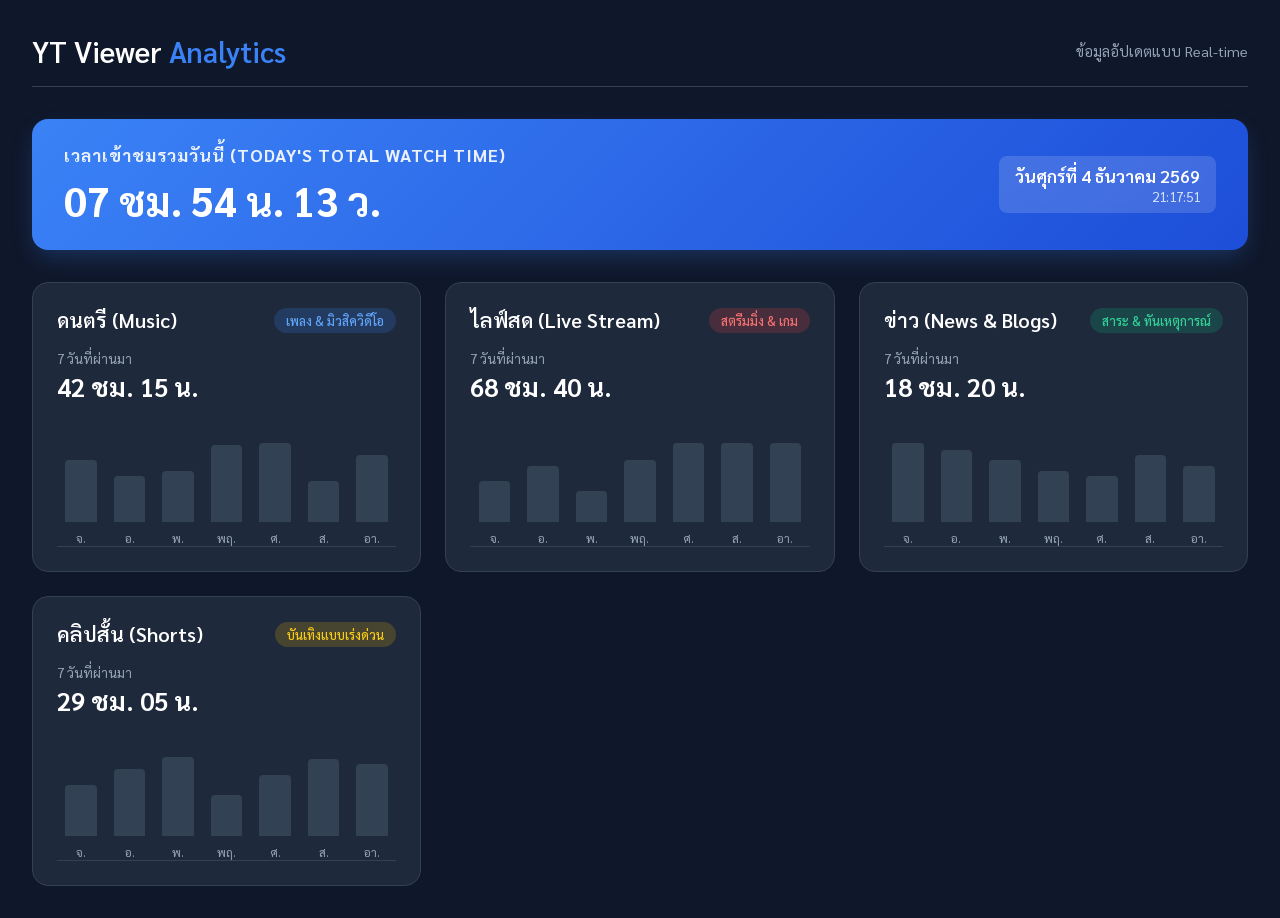
<file: home-main.html>
<!DOCTYPE html>
<html lang="th">
<head>
    <meta charset="UTF-8">
    <meta name="viewport" content="width=device-width, initial-scale=1.0">
    <title>YouTube Viewer Analytics Dashboard</title>
    <!-- Google Font -->
    <link href="https://fonts.googleapis.com/css2?family=Sarabun:wght@300;400;500;600;700&display=swap" rel="stylesheet">
    <!-- เชื่อมโยงไฟล์ CSS ภายนอก -->
    <link rel="stylesheet" href="home-style.css">
</head>
<body>

    <div class="container">
        <header>
            <h1>YT Viewer <span>Analytics</span></h1>
            <div style="color: var(--text-gray); font-size: 0.9rem;">ข้อมูลอัปเดตแบบ Real-time</div>
        </header>

        <!-- เวลาสะสมวันนี้ -->
        <div class="today-overview-box">
            <div class="today-info">
                <h2>เวลาเข้าชมรวมวันนี้ (Today's Total Watch Time)</h2>
                <div class="total-time" id="live-total-time">00 ชม. 00 น. 00 ว.</div>
            </div>
            <div class="today-date">
                <div style="font-weight: 600;" id="current-date">วันที่โหลดข้อมูล...</div>
                <div style="font-size: 0.85rem; opacity: 0.8;" id="current-time">00:00:00</div>
            </div>
        </div>

        <!-- การ์ดทั้ง 4 หมวดหมู่ -->
        <div class="category-grid">
            
            <!-- ดนตรี -->
            <div class="category-card music">
                <div class="card-header">
                    <div class="card-title">ดนตรี (Music)</div>
                    <span class="badge">เพลง & มิวสิควิดีโอ</span>
                </div>
                <div class="weekly-total">
                    <div class="label">7 วันที่ผ่านมา</div>
                    <div class="time">42 ชม. 15 น.</div>
                </div>
                <div class="chart-container">
                    <div class="bar-wrapper"><div class="bar" style="height: 60%;" data-time="6 ชม."></div><span class="day-label">จ.</span></div>
                    <div class="bar-wrapper"><div class="bar" style="height: 45%;" data-time="4.5 ชม."></div><span class="day-label">อ.</span></div>
                    <div class="bar-wrapper"><div class="bar" style="height: 50%;" data-time="5 ชม."></div><span class="day-label">พ.</span></div>
                    <div class="bar-wrapper"><div class="bar" style="height: 75%;" data-time="7.5 ชม."></div><span class="day-label">พฤ.</span></div>
                    <div class="bar-wrapper"><div class="bar" style="height: 90%;" data-time="9 ชม."></div><span class="day-label">ศ.</span></div>
                    <div class="bar-wrapper"><div class="bar" style="height: 40%;" data-time="4 ชม."></div><span class="day-label">ส.</span></div>
                    <div class="bar-wrapper"><div class="bar" style="height: 65%;" data-time="6.2 ชม."></div><span class="day-label">อา.</span></div>
                </div>
            </div>

            <!-- ไลฟ์สด -->
            <div class="category-card live">
                <div class="card-header">
                    <div class="card-title">ไลฟ์สด (Live Stream)</div>
                    <span class="badge">สตรีมมิ่ง & เกม</span>
                </div>
                <div class="weekly-total">
                    <div class="label">7 วันที่ผ่านมา</div>
                    <div class="time">68 ชม. 40 น.</div>
                </div>
                <div class="chart-container">
                    <div class="bar-wrapper"><div class="bar" style="height: 40%;" data-time="5 ชม."></div><span class="day-label">จ.</span></div>
                    <div class="bar-wrapper"><div class="bar" style="height: 55%;" data-time="7.5 ชม."></div><span class="day-label">อ.</span></div>
                    <div class="bar-wrapper"><div class="bar" style="height: 30%;" data-time="4 ชม."></div><span class="day-label">พ.</span></div>
                    <div class="bar-wrapper"><div class="bar" style="height: 60%;" data-time="8.2 ชม."></div><span class="day-label">พฤ.</span></div>
                    <div class="bar-wrapper"><div class="bar" style="height: 85%;" data-time="12 ชม."></div><span class="day-label">ศ.</span></div>
                    <div class="bar-wrapper"><div class="bar" style="height: 95%;" data-time="16 ชม."></div><span class="day-label">ส.</span></div>
                    <div class="bar-wrapper"><div class="bar" style="height: 90%;" data-time="15.7 ชม."></div><span class="day-label">อา.</span></div>
                </div>
            </div>

            <!-- ข่าว -->
            <div class="category-card news">
                <div class="card-header">
                    <div class="card-title">ข่าว (News & Blogs)</div>
                    <span class="badge">สาระ & ทันเหตุการณ์</span>
                </div>
                <div class="weekly-total">
                    <div class="label">7 วันที่ผ่านมา</div>
                    <div class="time">18 ชม. 20 น.</div>
                </div>
                <div class="chart-container">
                    <div class="bar-wrapper"><div class="bar" style="height: 80%;" data-time="3.5 ชม."></div><span class="day-label">จ.</span></div>
                    <div class="bar-wrapper"><div class="bar" style="height: 70%;" data-time="3 ชม."></div><span class="day-label">อ.</span></div>
                    <div class="bar-wrapper"><div class="bar" style="height: 60%;" data-time="2.5 ชม."></div><span class="day-label">พ.</span></div>
                    <div class="bar-wrapper"><div class="bar" style="height: 50%;" data-time="2 ชม."></div><span class="day-label">พฤ.</span></div>
                    <div class="bar-wrapper"><div class="bar" style="height: 45%;" data-time="1.8 ชม."></div><span class="day-label">ศ.</span></div>
                    <div class="bar-wrapper"><div class="bar" style="height: 65%;" data-time="2.8 ชม."></div><span class="day-label">ส.</span></div>
                    <div class="bar-wrapper"><div class="bar" style="height: 55%;" data-time="2.6 ชม."></div><span class="day-label">อา.</span></div>
                </div>
            </div>

            <!-- คลิปสั้น Shorts -->
            <div class="category-card shorts">
                <div class="card-header">
                    <div class="card-title">คลิปสั้น (Shorts)</div>
                    <span class="badge">บันเทิงแบบเร่งด่วน</span>
                </div>
                <div class="weekly-total">
                    <div class="label">7 วันที่ผ่านมา</div>
                    <div class="time">29 ชม. 05 น.</div>
                </div>
                <div class="chart-container">
                    <div class="bar-wrapper"><div class="bar" style="height: 50%;" data-time="3.2 ชม."></div><span class="day-label">จ.</span></div>
                    <div class="bar-wrapper"><div class="bar" style="height: 65%;" data-time="4.1 ชม."></div><span class="day-label">อ.</span></div>
                    <div class="bar-wrapper"><div class="bar" style="height: 80%;" data-time="5.5 ชม."></div><span class="day-label">พ.</span></div>
                    <div class="bar-wrapper"><div class="bar" style="height: 40%;" data-time="2.9 ชม."></div><span class="day-label">พฤ.</span></div>
                    <div class="bar-wrapper"><div class="bar" style="height: 60%;" data-time="4 ชม."></div><span class="day-label">ศ.</span></div>
                    <div class="bar-wrapper"><div class="bar" style="height: 75%;" data-time="4.8 ชม."></div><span class="day-label">ส.</span></div>
                    <div class="bar-wrapper"><div class="bar" style="height: 70%;" data-time="4.5 ชม."></div><span class="day-label">อา.</span></div>
                </div>
            </div>

        </div>
    </div>

    <!-- Script สำหรับอัปเดตแบบ Real-time -->
    <script>
        let totalSecondsToday = 28450;

        function updateDashboard() {
            totalSecondsToday += Math.floor(Math.random() * 3) + 1;

            const hrs = Math.floor(totalSecondsToday / 3600);
            const mins = Math.floor((totalSecondsToday % 3600) / 60);
            const secs = totalSecondsToday % 60;

            document.getElementById('live-total-time').innerText = 
                `${String(hrs).padStart(2, '0')} ชม. ${String(mins).padStart(2, '0')} น. ${String(secs).padStart(2, '0')} ว.`;

            const now = new Date();
            const options = { weekday: 'long', year: 'numeric', month: 'long', day: 'numeric' };
            document.getElementById('current-date').innerText = now.toLocaleDateString('th-TH', options);
            document.getElementById('current-time').innerText = now.toLocaleTimeString('th-TH');
        }

        setInterval(updateDashboard, 1000);
        updateDashboard();
    </script>
</body>
</html>
</file>
<file: home-style.css>
/* CSS Reset & Variables */
* {
    margin: 0;
    padding: 0;
    box-sizing: border-box;
    font-family: 'Sarabun', sans-serif;
}

:root {
    --bg-dark-blue: #0f172a;      /* น้ำเงินเข้มพื้นหลังหลัก */
    --card-dark-blue: #1e293b;    /* น้ำเงินเข้มสำหรับ Card */
    --accent-blue: #3b82f6;       /* น้ำเงินสว่างสำหรับเน้นจุดสำคัญ */
    --cyan-blue: #0ea5e9;         /* ฟ้าอมเขียวสำหรับ Short/Live */
    --pure-white: #ffffff;        /* ขาวสะอาด */
    --text-gray: #94a3b8;         /* เทาสำหรับตัวหนังสือรอง */
    --text-light: #f8fafc;        /* ขาวนวลสำหรับตัวหนังสือหลัก */
    --border-color: #334155;
}

body {
    background-color: var(--bg-dark-blue);
    color: var(--text-light);
    min-height: 100vh;
    padding: 2rem;
}

.container {
    max-width: 1400px;
    margin: 0 auto;
}

/* Header Style */
header {
    display: flex;
    justify-content: space-between;
    align-items: center;
    margin-bottom: 2rem;
    padding-bottom: 1rem;
    border-bottom: 1px solid var(--border-color);
}

header h1 {
    font-size: 1.8rem;
    color: var(--pure-white);
    font-weight: 600;
}

header h1 span {
    color: var(--accent-blue);
}

/* Today's Overview Card (ส่วนที่อัปเดตตลอดเวลา) */
.today-overview-box {
    background: linear-gradient(135deg, var(--accent-blue), #1d4ed8);
    color: var(--pure-white);
    padding: 1.5rem 2rem;
    border-radius: 16px;
    margin-bottom: 2rem;
    display: flex;
    justify-content: space-between;
    align-items: center;
    box-shadow: 0 10px 25px -5px rgba(59, 130, 246, 0.3);
}

.today-info h2 {
    font-size: 1.1rem;
    text-transform: uppercase;
    letter-spacing: 1px;
    opacity: 0.9;
    margin-bottom: 0.5rem;
}

.today-info .total-time {
    font-size: 2.5rem;
    font-weight: 700;
}

.today-date {
    text-align: right;
    font-size: 1.1rem;
    background: rgba(255, 255, 255, 0.15);
    padding: 0.5rem 1rem;
    border-radius: 8px;
    backdrop-filter: blur(5px);
}

/* Grid Layout สำหรับ 4 หมวดหมู่ */
.category-grid {
    display: grid;
    grid-template-columns: repeat(auto-fit, minmax(320px, 1fr));
    gap: 1.5rem;
}

.category-card {
    background-color: var(--card-dark-blue);
    border: 1px solid var(--border-color);
    border-radius: 16px;
    padding: 1.5rem;
    transition: transform 0.3s ease, box-shadow 0.3s ease;
}

.category-card:hover {
    transform: translateY(-5px);
    box-shadow: 0 12px 20px -10px rgba(0,0,0,0.5);
    border-color: var(--accent-blue);
}

/* Card Header */
.card-header {
    display: flex;
    justify-content: space-between;
    align-items: center;
    margin-bottom: 1rem;
}

.card-title {
    font-size: 1.25rem;
    font-weight: 600;
    color: var(--pure-white);
}

.badge {
    padding: 0.25rem 0.75rem;
    border-radius: 20px;
    font-size: 0.8rem;
    font-weight: 500;
}

/* สี Badge แยกตามหมวดหมู่ */
.music .badge { background-color: rgba(59, 130, 246, 0.2); color: #60a5fa; }
.live .badge { background-color: rgba(239, 68, 68, 0.2); color: #f87171; }
.news .badge { background-color: rgba(16, 185, 129, 0.2); color: #34d399; }
.shorts .badge { background-color: rgba(234, 179, 8, 0.2); color: #facc15; }

/* สถิติเวลารวม 7 วัน */
.weekly-total {
    margin-bottom: 1.5rem;
}

.weekly-total .label {
    font-size: 0.85rem;
    color: var(--text-gray);
}

.weekly-total .time {
    font-size: 1.6rem;
    font-weight: 700;
    color: var(--pure-white);
    margin-top: 0.2rem;
}

/* CSS Chart (จำลองสถิติ 7 วันที่ผ่านมา) */
.chart-container {
    height: 120px;
    display: flex;
    align-items: flex-end;
    justify-content: space-between;
    padding-top: 1rem;
    border-bottom: 1px solid var(--border-color);
    position: relative;
}

.bar-wrapper {
    display: flex;
    flex-direction: column;
    align-items: center;
    flex: 1;
    height: 100%;
    justify-content: flex-end;
    cursor: pointer;
}

.bar {
    width: 65%;
    background-color: var(--border-color);
    border-top-left-radius: 4px;
    border-top-right-radius: 4px;
    transition: height 0.6s cubic-bezier(0.4, 0, 0.2, 1), background-color 0.3s;
    position: relative;
}

/* เอฟเฟกต์สีเมื่อ Hover แท่งกราฟ */
.category-card:hover .bar {
    background-color: rgba(255, 255, 255, 0.3);
}

/* ไฮไลต์สีตามหมวดหมู่เมื่อชี้กราฟ */
.music .bar-wrapper:hover .bar { background-color: var(--accent-blue); }
.live .bar-wrapper:hover .bar { background-color: #ef4444; }
.news .bar-wrapper:hover .bar { background-color: #10b981; }
.shorts .bar-wrapper:hover .bar { background-color: #eab308; }

/* Tooltip บอกเวลาในแท่งกราฟ */
.bar::after {
    content: attr(data-time);
    position: absolute;
    top: -25px;
    left: 50%;
    transform: translateX(-50%) scale(0);
    background-color: var(--pure-white);
    color: var(--bg-dark-blue);
    font-size: 0.75rem;
    font-weight: bold;
    padding: 2px 6px;
    border-radius: 4px;
    transition: transform 0.2s ease;
    white-space: nowrap;
    pointer-events: none;
}

.bar-wrapper:hover .bar::after {
    transform: translateX(-50%) scale(1);
}

.day-label {
    font-size: 0.75rem;
    color: var(--text-gray);
    margin-top: 0.5rem;
}

/* Responsive Design */
@media (max-width: 768px) {
    body { padding: 1rem; }
    .today-overview-box { flex-direction: column; align-items: flex-start; gap: 1rem; }
    .today-date { text-align: left; }
}
</file>
